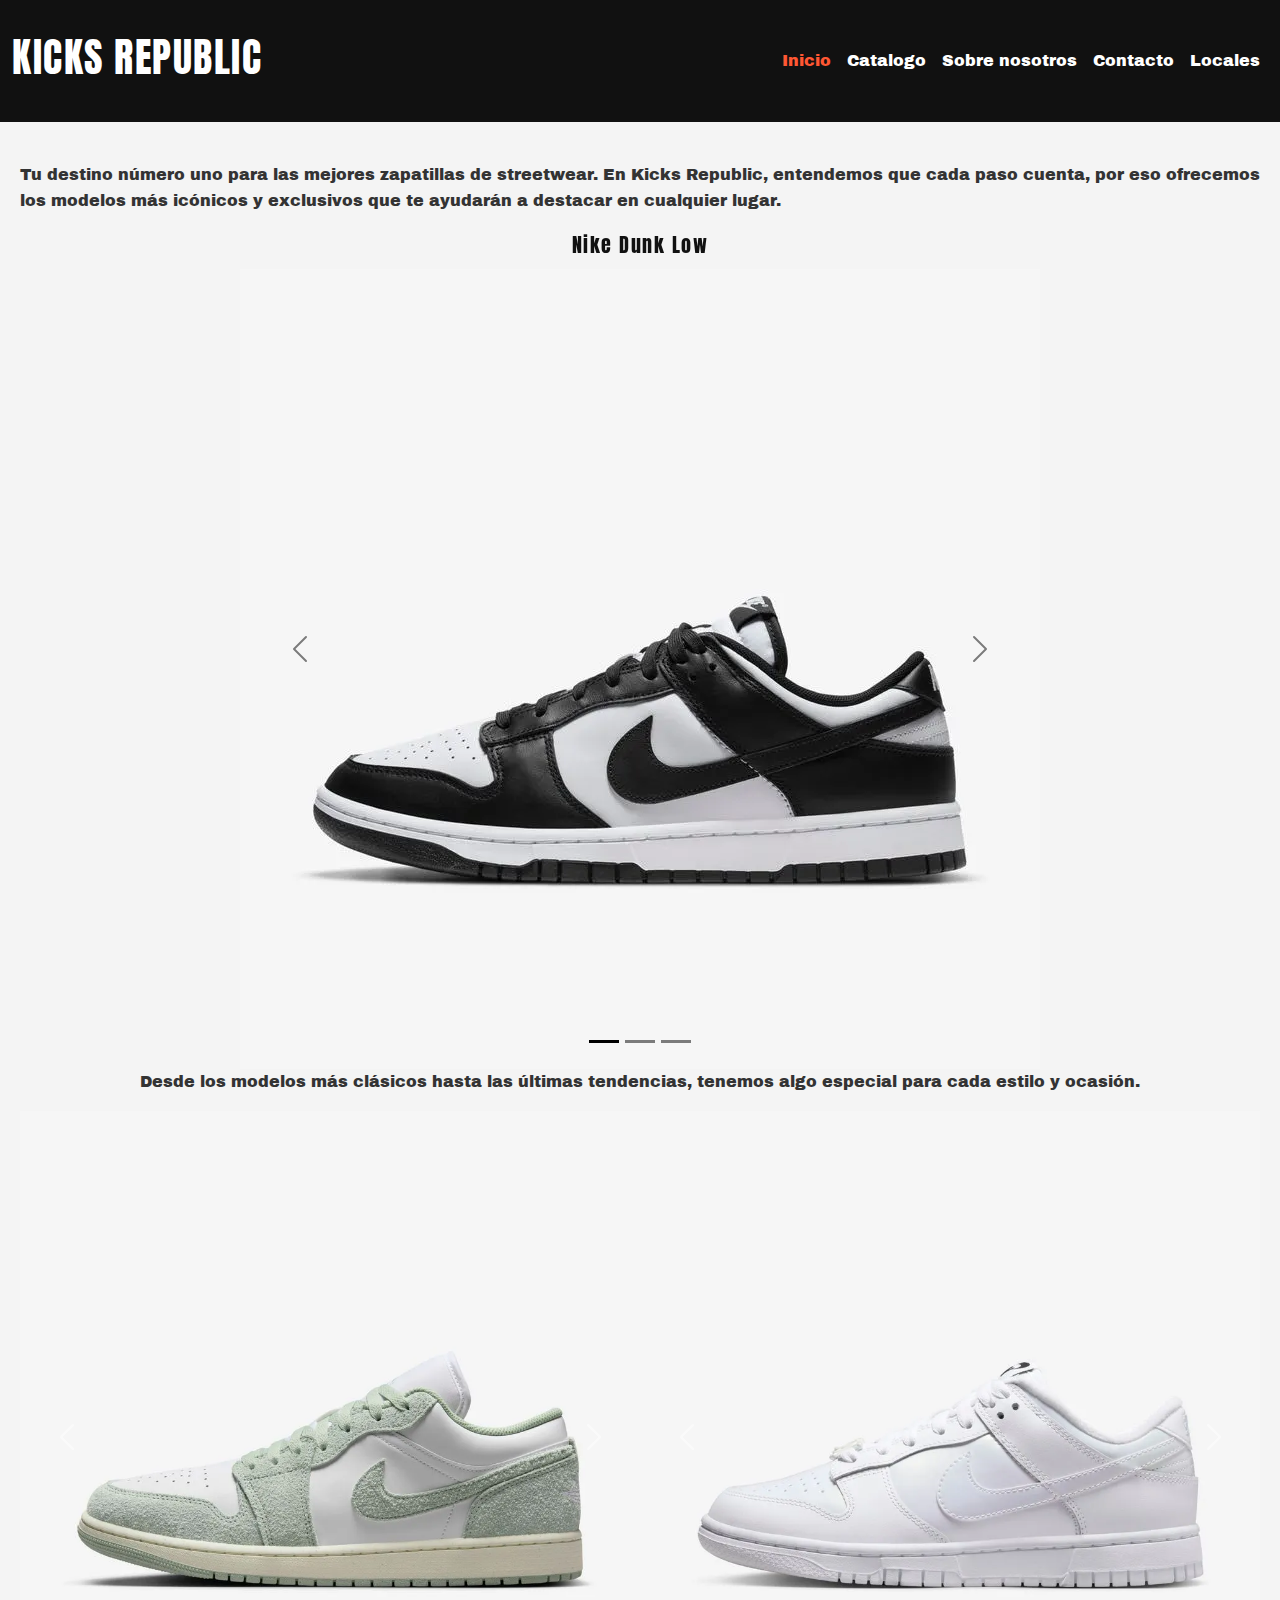
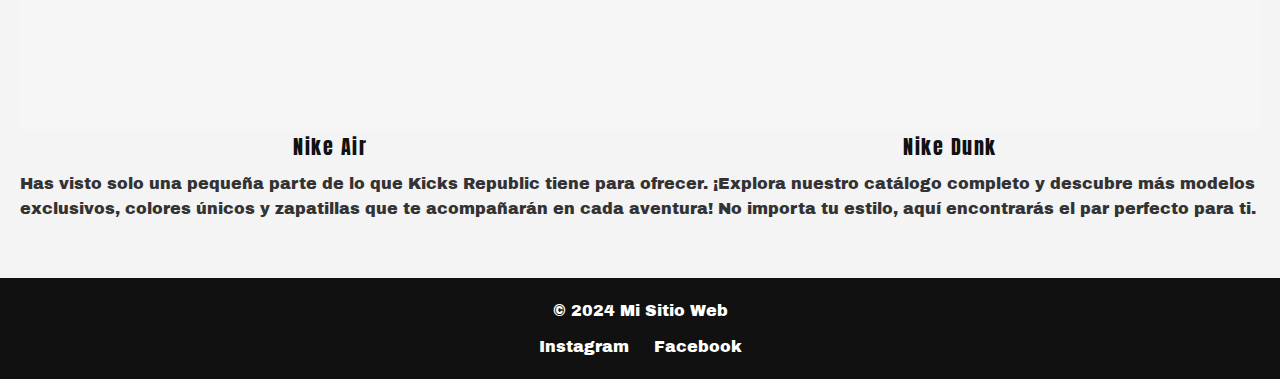
<file: index.html>
<!DOCTYPE html>
<html lang="en">
<head>
    <meta charset="UTF-8">
    <meta name="viewport" content="width=device-width, initial-scale=1.0">
    <title>KICKS REPUBLIC</title>
    <link href="https://cdn.jsdelivr.net/npm/bootstrap@5.3.3/dist/css/bootstrap.min.css" rel="stylesheet" integrity="sha384-QWTKZyjpPEjISv5WaRU9OFeRpok6YctnYmDr5pNlyT2bRjXh0JMhjY6hW+ALEwIH" crossorigin="anonymous">

    <link rel="stylesheet" href="./css/estilos.css">

    <!-- Font -->
    <link rel="preconnect" href="https://fonts.googleapis.com">
    <link rel="preconnect" href="https://fonts.gstatic.com" crossorigin>
    <link href="https://fonts.googleapis.com/css2?family=Anton&family=Archivo+Black&display=swap" rel="stylesheet">
    
</head>
<body>
    <header>
        <!-- <h1>KICKS REPUBLIC</h1></a> -->
        <!-- Barra de navegacion bs-->
        <nav class="navbar navbar-expand-lg bg-color">
            <div class="container-fluid">
              <a class="navbar-brand" href="#"><h1>KICKS REPUBLIC</h1></a>
              <button class="navbar-toggler" type="button" data-bs-toggle="collapse" data-bs-target="#navbarNavAltMarkup" aria-controls="navbarNavAltMarkup" aria-expanded="false" aria-label="Toggle navigation">
                <span class="navbar-toggler-icon"></span>
              </button>
              <div class="collapse navbar-collapse justify-content-end" id="navbarNavAltMarkup">
                <div class="navbar-nav">
                  <a class="nav-link active" aria-current="page" href="#">Inicio</a>
                  <a class="nav-link" href="./pages/catalogo.html">Catalogo</a>
                  <a class="nav-link" href="./pages/sobrenosotros.html">Sobre nosotros</a>
                  <a class="nav-link" href="./pages/contacto.html">Contacto</a>
                  <a class="nav-link" href="./pages/locales.html">Locales</a>
                </div>
              </div>
            </div>
          </nav>

    </header>
    <!-- Contenido principal -->
    <main>

        <p>Tu destino número uno para las mejores zapatillas de streetwear. En Kicks Republic, entendemos que cada paso cuenta, por eso ofrecemos los modelos más icónicos y exclusivos que te ayudarán a destacar en cualquier lugar.</p>

        <div id="carouselExampleCaptions" class="carousel carousel-dark slide">
            <div class="carousel-indicators">
              <button type="button" data-bs-target="#carouselExampleCaptions" data-bs-slide-to="0" class="active" aria-current="true" aria-label="Slide 1"></button>
              <button type="button" data-bs-target="#carouselExampleCaptions" data-bs-slide-to="1" aria-label="Slide 2"></button>
              <button type="button" data-bs-target="#carouselExampleCaptions" data-bs-slide-to="2" aria-label="Slide 3"></button>
            </div>
            <div class="carousel-inner">
              <div class="carousel-item active">
                <h5>Nike Dunk Low</h5>
                <img src="./media/nike2.png" class="d-block w-100" alt="nike-dunk-low">
                <div class="carousel-caption d-none d-md-block">
                  <!-- <h5>Nike Dunk Low</h5> -->
                </div>
              </div>
              <div class="carousel-item">
                <h5>Air Jordan 1 Low SE</h5>
                <img src="./media/nike5.png" class="d-block w-100" alt="jordan1-low">
                <div class="carousel-caption d-none d-md-block">
                  <!-- <h5>Air Jordan 1 Low SE</h5> -->
                </div>
              </div>
              <div class="carousel-item">
                <h5>Nike Blazer Mid '77 Vintage</h5>
                <img src="./media/nike1.png" class="d-block w-100" alt="nike-blazer-mid">
                <div class="carousel-caption d-none d-md-block">
                  <!-- <h5>Nike Blazer Mid '77 Vintage</h5> -->
                </div>
              </div>
            </div>
            <button class="carousel-control-prev" type="button" data-bs-target="#carouselExampleCaptions" data-bs-slide="prev">
              <span class="carousel-control-prev-icon" aria-hidden="true"></span>
              <span class="visually-hidden">Previous</span>
            </button>
            <button class="carousel-control-next" type="button" data-bs-target="#carouselExampleCaptions" data-bs-slide="next">
              <span class="carousel-control-next-icon" aria-hidden="true"></span>
              <span class="visually-hidden">Next</span>
            </button>
          </div>

          <p>Desde los modelos más clásicos hasta las últimas tendencias, tenemos algo especial para cada estilo y ocasión.</p>

          <div class="carouselauto1">
            
            <div>
              <div id="carouselNikeAir" class="carousel slide" data-bs-ride="carousel">
                <div class="carousel-inner">
                  <div class="carousel-item active">
                    <img src="./media/nikeair1.png" class="d-block w-100" alt="nike-air-1">
                  </div>
  
                  <div class="carousel-item">
                    <img src="./media/nikeair2.png" class="d-block w-100" alt="nike-air-2">
                  </div>
                  <div class="carousel-item">
                    <img src="./media/nikeair3.png" class="d-block w-100" alt="nike-air-3">
                  </div>
                </div>
                <button class="carousel-control-prev" type="button" data-bs-target="#carouselNikeAir" data-bs-slide="prev">
                  <span class="carousel-control-prev-icon" aria-hidden="true"></span>
                  <span class="visually-hidden">Previous</span>
                </button>
                <button class="carousel-control-next" type="button" data-bs-target="#carouselNikeAir" data-bs-slide="next">
                  <span class="carousel-control-next-icon" aria-hidden="true"></span>
                  <span class="visually-hidden">Next</span>
                </button>
                <h5>Nike Air</h5>
              </div>
            </div>

            <div>
              <div id="carouselNikeDunk" class="carousel slide" data-bs-ride="carousel">
                <div class="carousel-inner">
                  <div class="carousel-item active">
                    <img src="./media/nikedunk1.png" class="d-block w-100" alt="nike-dunk-1">
                  </div>
                  <div class="carousel-item">
                    <img src="./media/nikedunk2.png" class="d-block w-100" alt="nike-dunk-2">
                  </div>
                  <div class="carousel-item">
                    <img src="./media/nikedunk3.png" class="d-block w-100" alt="nike-dunk-3">
                  </div>
                </div>
                <button class="carousel-control-prev" type="button" data-bs-target="#carouselNikeDunk" data-bs-slide="prev">
                  <span class="carousel-control-prev-icon" aria-hidden="true"></span>
                  <span class="visually-hidden">Previous</span>
                </button>
                <button class="carousel-control-next" type="button" data-bs-target="#carouselNikeDunk" data-bs-slide="next">
                  <span class="carousel-control-next-icon" aria-hidden="true"></span>
                  <span class="visually-hidden">Next</span>
                </button>
                <h5>Nike Dunk</h5>
              </div>
            </div>
  
          </div>

          <p>Has visto solo una pequeña parte de lo que Kicks Republic tiene para ofrecer. ¡Explora nuestro catálogo completo y descubre más modelos exclusivos, colores únicos y zapatillas que te acompañarán en cada aventura! No importa tu estilo, aquí encontrarás el par perfecto para ti.</p>


        
    </main>
    <!-- Pie de pagina -->
    <footer>
        <p>© 2024 Mi Sitio Web</p>
        <a href="https://www.instagram.com/">Instagram</a>
        <a href="https://www.facebook.com/">Facebook</a>
    </footer>

    <!-- Bootstrap JS -->
    <script src="https://cdn.jsdelivr.net/npm/bootstrap@5.3.3/dist/js/bootstrap.bundle.min.js" integrity="sha384-YvpcrYf0tY3lHB60NNkmXc5s9fDVZLESaAA55NDzOxhy9GkcIdslK1eN7N6jIeHz" crossorigin="anonymous"></script>

</body>
</html>
</file>
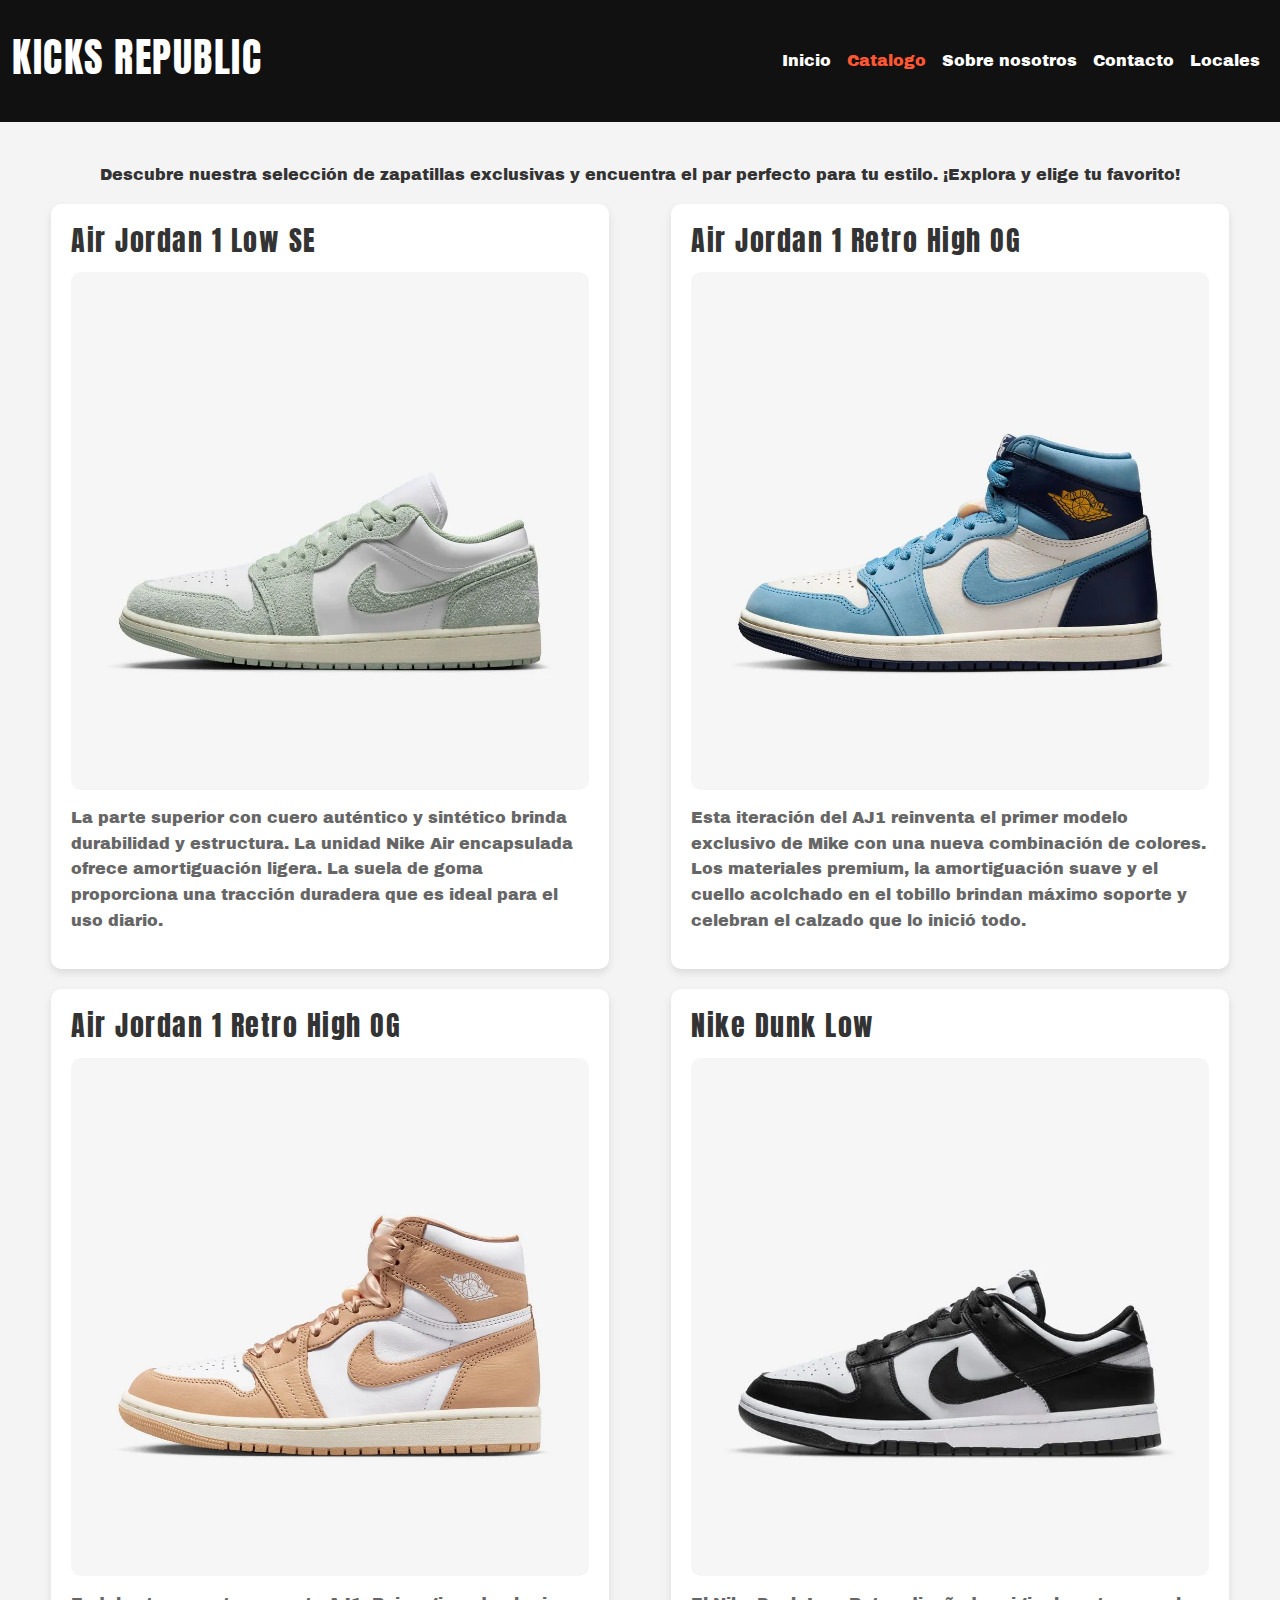
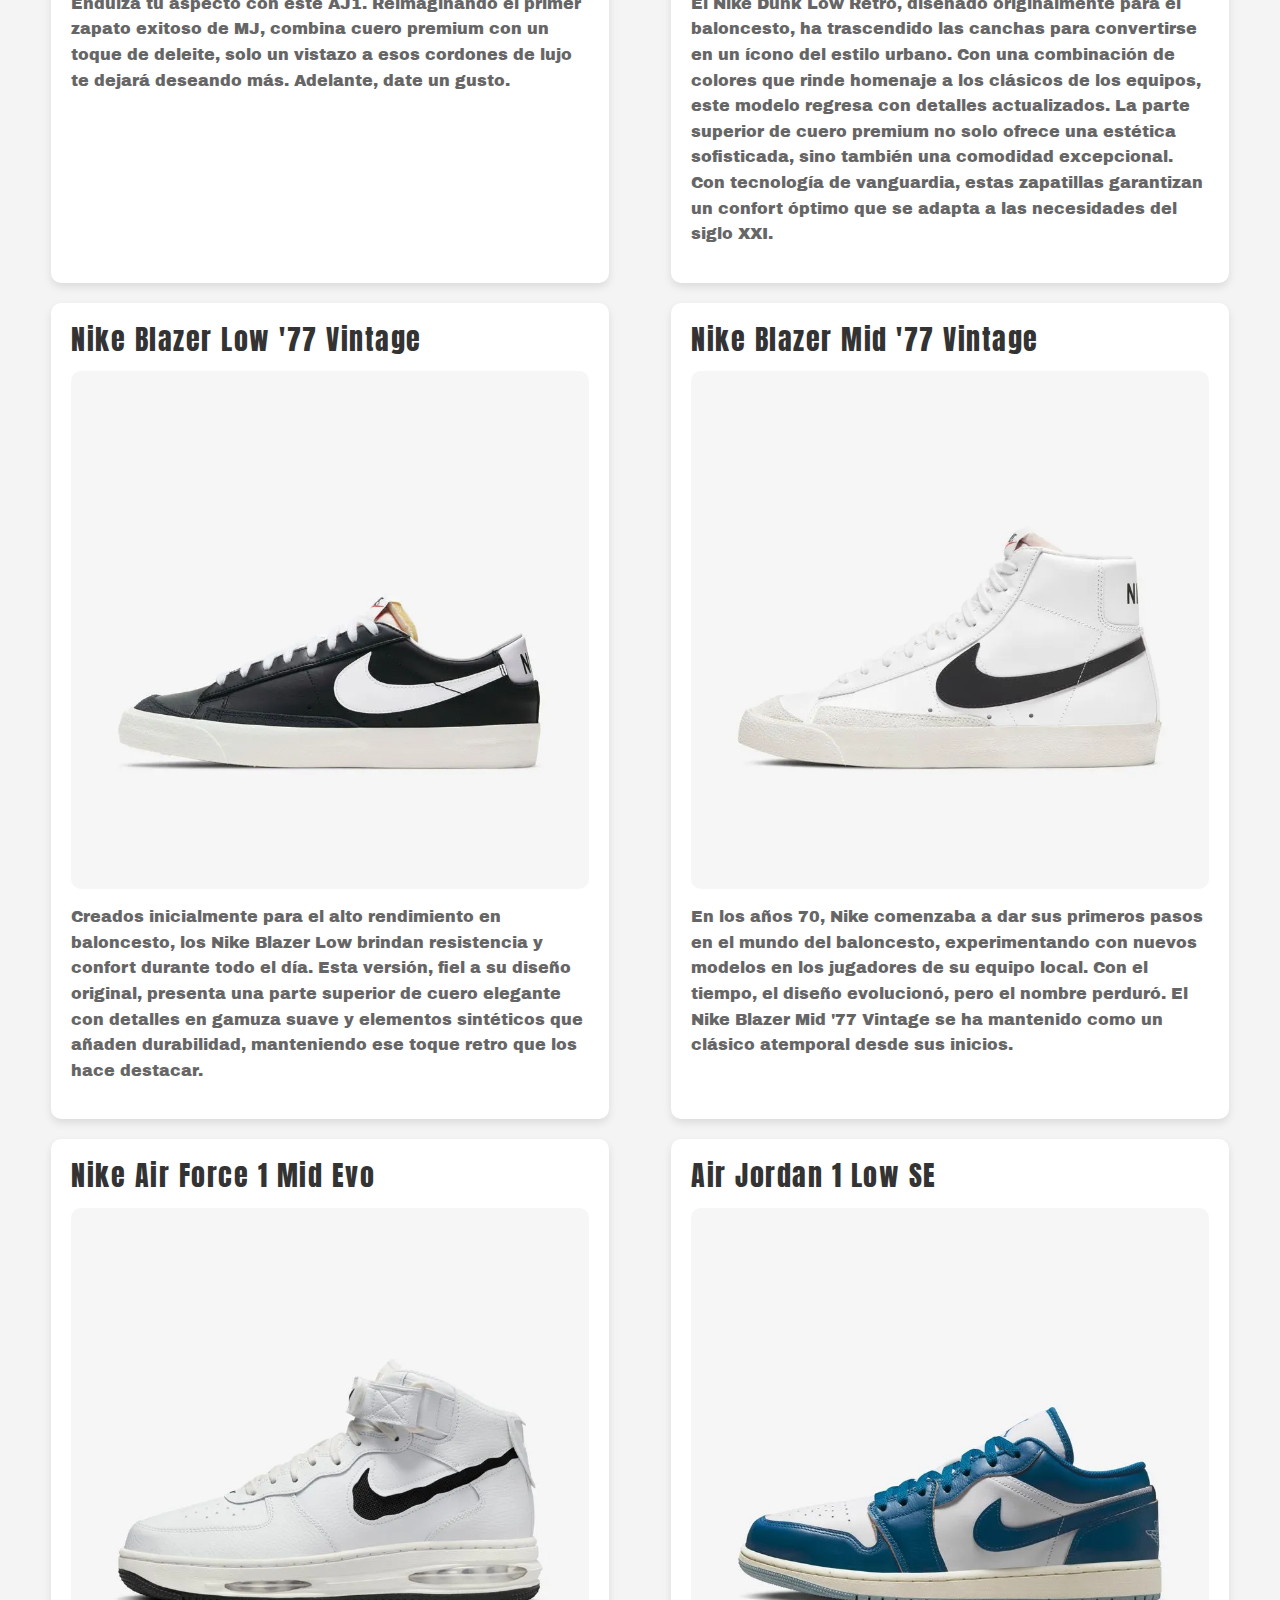
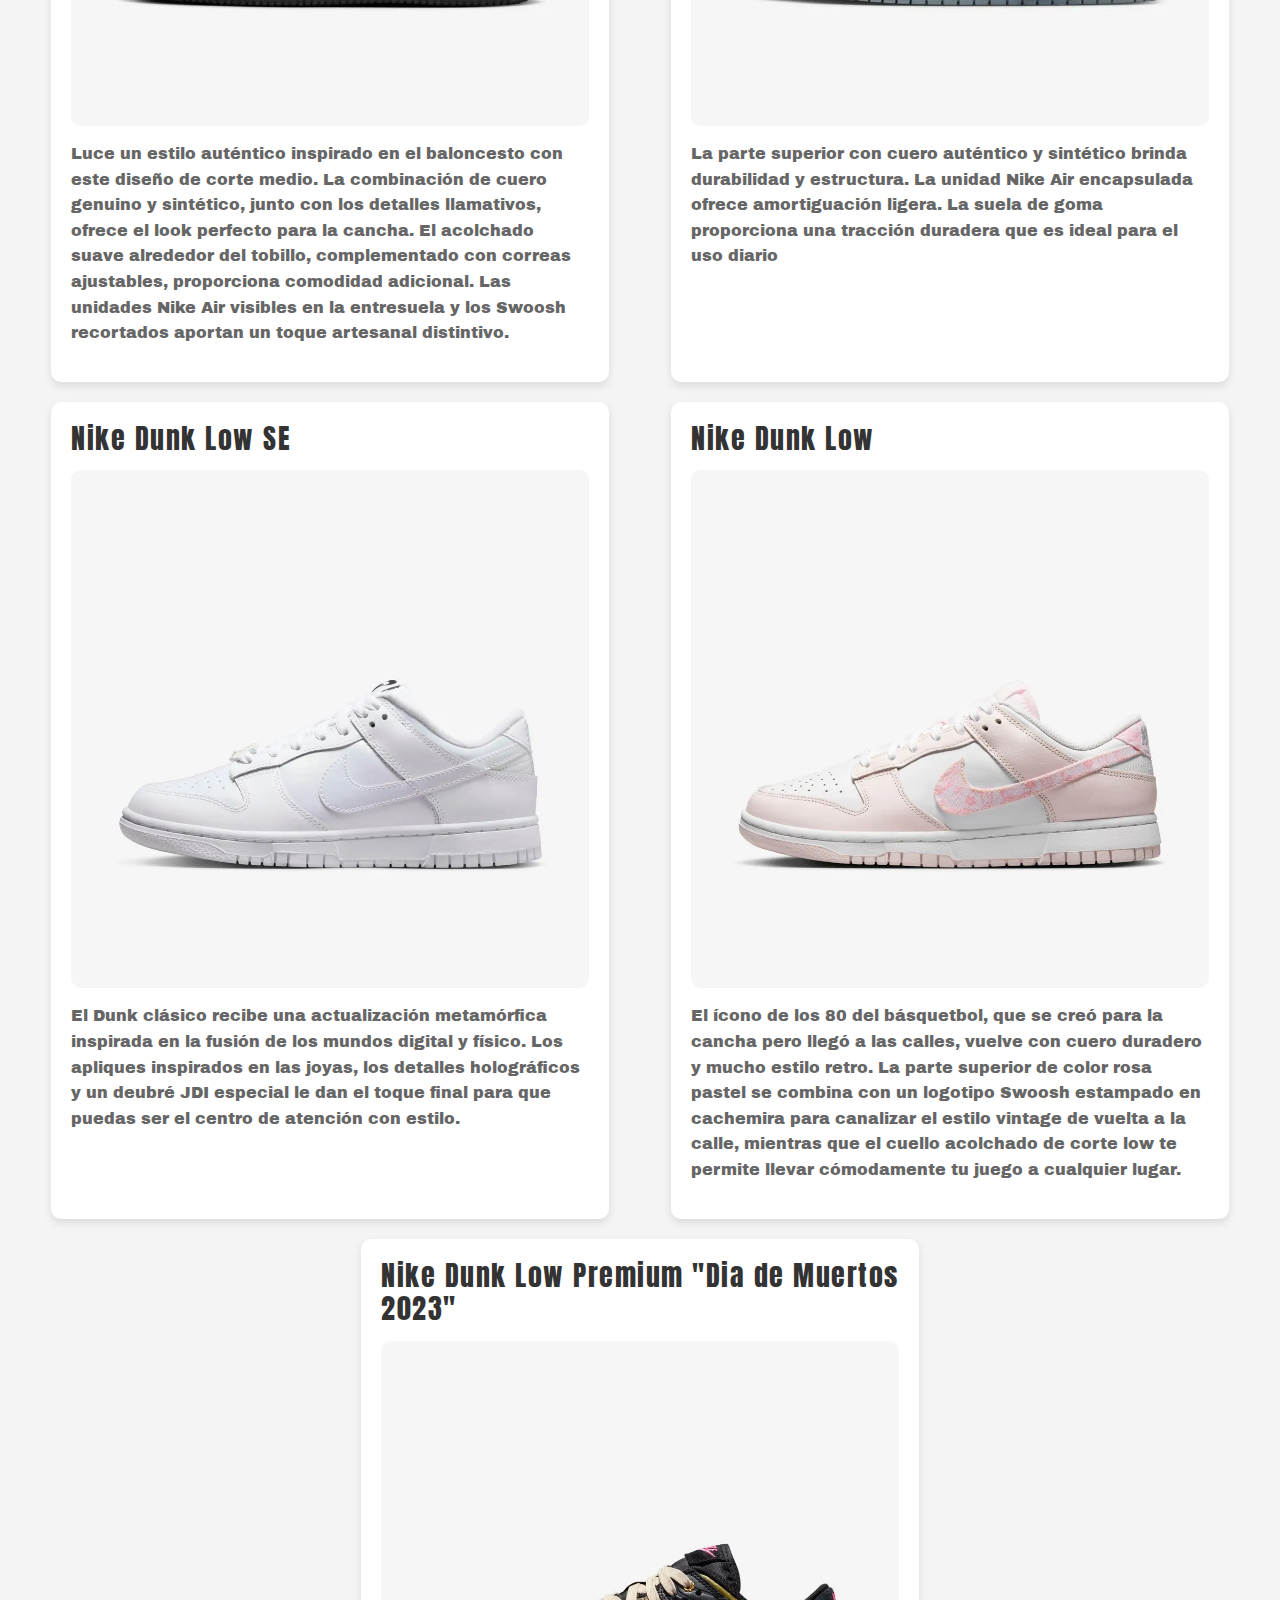
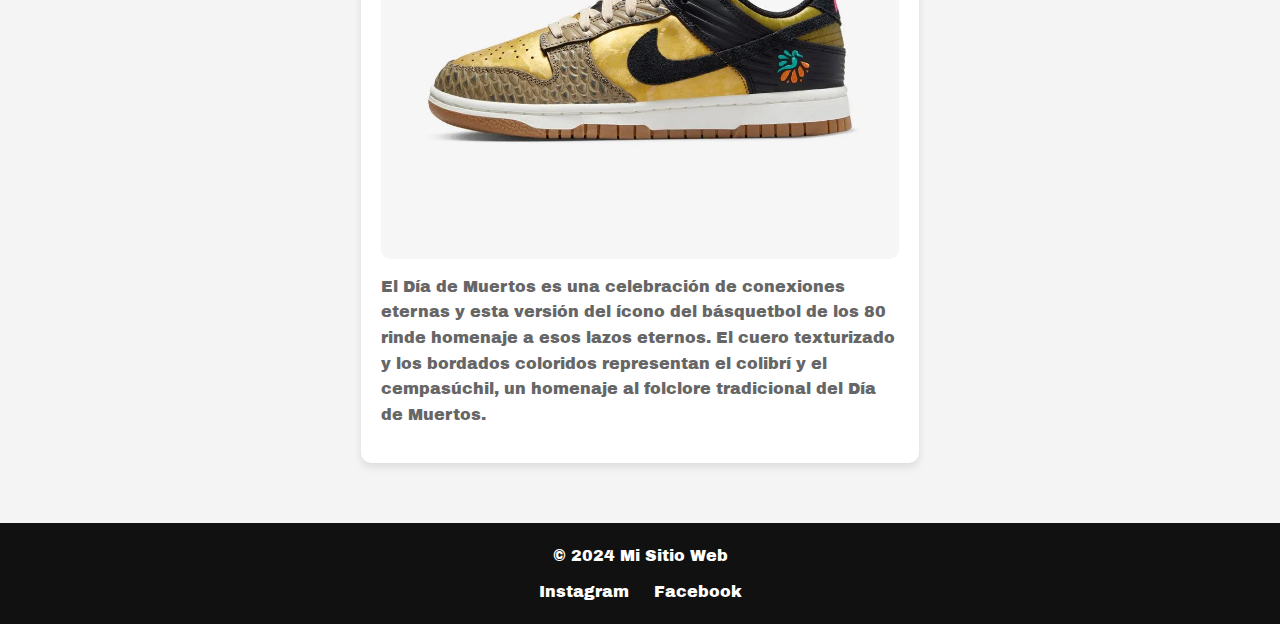
<file: pages/catalogo.html>
<!DOCTYPE html>
<html lang="en">
<head>
    <meta charset="UTF-8">
    <meta name="viewport" content="width=device-width, initial-scale=1.0">
    <title>Catalogo</title>

    <link href="https://cdn.jsdelivr.net/npm/bootstrap@5.3.3/dist/css/bootstrap.min.css" rel="stylesheet" integrity="sha384-QWTKZyjpPEjISv5WaRU9OFeRpok6YctnYmDr5pNlyT2bRjXh0JMhjY6hW+ALEwIH" crossorigin="anonymous">

    <link rel="stylesheet" href="../css/estilos.css">
    <!-- Font -->
    <link rel="preconnect" href="https://fonts.googleapis.com">
    <link rel="preconnect" href="https://fonts.gstatic.com" crossorigin>
    <link href="https://fonts.googleapis.com/css2?family=Anton&family=Archivo+Black&display=swap" rel="stylesheet">
</head>
<body>
    <header>

        <nav class="navbar navbar-expand-lg bg-color">
            <div class="container-fluid">
              <a class="navbar-brand" href="../index.html"><h1>KICKS REPUBLIC</h1></a>
              <button class="navbar-toggler" type="button" data-bs-toggle="collapse" data-bs-target="#navbarNavAltMarkup" aria-controls="navbarNavAltMarkup" aria-expanded="false" aria-label="Toggle navigation">
                <span class="navbar-toggler-icon"></span>
              </button>
              <div class="collapse navbar-collapse justify-content-end" id="navbarNavAltMarkup">
                <div class="navbar-nav">
                  <a class="nav-link" href="../index.html">Inicio</a>
                  <a class="nav-link active" aria-current="page" href="#">Catalogo</a>
                  <a class="nav-link" href="../pages/sobrenosotros.html">Sobre nosotros</a>
                  <a class="nav-link" href="../pages/contacto.html">Contacto</a>
                  <a class="nav-link" href="../pages/locales.html">Locales</a>
                </div>
              </div>
            </div>
        </nav>
    </header>


    
    <main>
        <p class="intro-pages">Descubre nuestra selección de zapatillas exclusivas y encuentra el par perfecto para tu estilo. ¡Explora y elige tu favorito!</p>
        <section class="img-container">
          <h2>Air Jordan 1 Low SE</h2>
          <img src="../media/nikeair1.png" alt="nike-air-1">
          <p>La parte superior con cuero auténtico y sintético brinda durabilidad y estructura. La unidad Nike Air encapsulada ofrece amortiguación ligera. La suela de goma proporciona una tracción duradera que es ideal para el uso diario.</p>
        </section>
        <section class="img-container">
          <h2>Air Jordan 1 Retro High OG</h2>
          <img src="../media/nikeair2.png" alt="nike-air-2">
          <p>Esta iteración del AJ1 reinventa el primer modelo exclusivo de Mike con una nueva combinación de colores. Los materiales premium, la amortiguación suave y el cuello acolchado en el tobillo brindan máximo soporte y celebran el calzado que lo inició todo.</p>
        </section>
        <section class="img-container">
          <h2>Air Jordan 1 Retro High OG</h2>
          <img src="../media/nikeair3.png" alt="nike-air-3">
          <p>Endulza tu aspecto con este AJ1. Reimaginando el primer zapato exitoso de MJ, combina cuero premium con un toque de deleite, solo un vistazo a esos cordones de lujo te dejará deseando más. Adelante, date un gusto.</p>
        </section>
        <section class="img-container">
          <h2>Nike Dunk Low</h2>
          <img src="../media/nike2.png" alt="nike-dunk-low">
          <p>El Nike Dunk Low Retro, diseñado originalmente para el baloncesto, ha trascendido las canchas para convertirse en un ícono del estilo urbano. Con una combinación de colores que rinde homenaje a los clásicos de los equipos, este modelo regresa con detalles actualizados. La parte superior de cuero premium no solo ofrece una estética sofisticada, sino también una comodidad excepcional. Con tecnología de vanguardia, estas zapatillas garantizan un confort óptimo que se adapta a las necesidades del siglo XXI.</p>
        </section>
        <section class="img-container">
          <h2>Nike Blazer Low '77 Vintage</h2>
          <img src="../media/nike4.png" alt="nike-blazer-low">
          <p>Creados inicialmente para el alto rendimiento en baloncesto, los Nike Blazer Low brindan resistencia y confort durante todo el día. Esta versión, fiel a su diseño original, presenta una parte superior de cuero elegante con detalles en gamuza suave y elementos sintéticos que añaden durabilidad, manteniendo ese toque retro que los hace destacar.</p>
        </section>
        <section class="img-container">
          <h2>Nike Blazer Mid '77 Vintage</h2>
          <img src="../media/nike1.png" alt="nike-blazer-mid">
          <p>En los años 70, Nike comenzaba a dar sus primeros pasos en el mundo del baloncesto, experimentando con nuevos modelos en los jugadores de su equipo local. Con el tiempo, el diseño evolucionó, pero el nombre perduró. El Nike Blazer Mid '77 Vintage se ha mantenido como un clásico atemporal desde sus inicios.</p>
        </section>
        <section class="img-container">
          <h2>Nike Air Force 1 Mid Evo</h2>
          <img src="../media/nike3.png" alt="nike-airforce-mid">
          <p>Luce un estilo auténtico inspirado en el baloncesto con este diseño de corte medio. La combinación de cuero genuino y sintético, junto con los detalles llamativos, ofrece el look perfecto para la cancha. El acolchado suave alrededor del tobillo, complementado con correas ajustables, proporciona comodidad adicional. Las unidades Nike Air visibles en la entresuela y los Swoosh recortados aportan un toque artesanal distintivo.</p>
        </section>
        <section class="img-container">
          <h2>Air Jordan 1 Low SE</h2>
          <img src="../media/nike5.png" alt="jordan1-low">
          <p>La parte superior con cuero auténtico y sintético brinda durabilidad y estructura.  La unidad Nike Air encapsulada ofrece amortiguación ligera. La suela de goma proporciona una tracción duradera que es ideal para el uso diario</p>
        </section>
        <section class="img-container">
          <h2>Nike Dunk Low SE</h2>
          <img src="../media/nikedunk1.png" alt="nike-dunk-1">
          <p>El Dunk clásico recibe una actualización metamórfica inspirada en la fusión de los mundos digital y físico. Los apliques inspirados en las joyas, los detalles holográficos y un deubré JDI especial le dan el toque final para que puedas ser el centro de atención con estilo.</p>
        </section>
        <section class="img-container">
          <h2>Nike Dunk Low</h2>
          <img src="../media/nikedunk2.png" alt="nik-edunk-2">
          <p>El ícono de los 80 del básquetbol, que se creó para la cancha pero llegó a las calles, vuelve con cuero duradero y mucho estilo retro. La parte superior de color rosa pastel se combina con un logotipo Swoosh estampado en cachemira para canalizar el estilo vintage de vuelta a la calle, mientras que el cuello acolchado de corte low te permite llevar cómodamente tu juego a cualquier lugar.</p>
        </section>
        <section class="img-container">
          <h2>Nike Dunk Low Premium "Dia de Muertos 2023"</h2>
          <img src="../media/nikedunk3.png" alt="nike-dunk-3">
          <p>El Día de Muertos es una celebración de conexiones eternas y esta versión del ícono del básquetbol de los 80 rinde homenaje a esos lazos eternos. El cuero texturizado y los bordados coloridos representan el colibrí y el cempasúchil, un homenaje al folclore tradicional del Día de Muertos.</p>
        </section>

    </main>
    <footer>
      <p>© 2024 Mi Sitio Web</p>
      <a href="https://www.instagram.com/">Instagram</a>
      <a href="https://www.facebook.com/">Facebook</a>
    </footer>
    <script src="https://cdn.jsdelivr.net/npm/bootstrap@5.3.3/dist/js/bootstrap.bundle.min.js" integrity="sha384-YvpcrYf0tY3lHB60NNkmXc5s9fDVZLESaAA55NDzOxhy9GkcIdslK1eN7N6jIeHz" crossorigin="anonymous"></script>
</body>
</html>
</file>
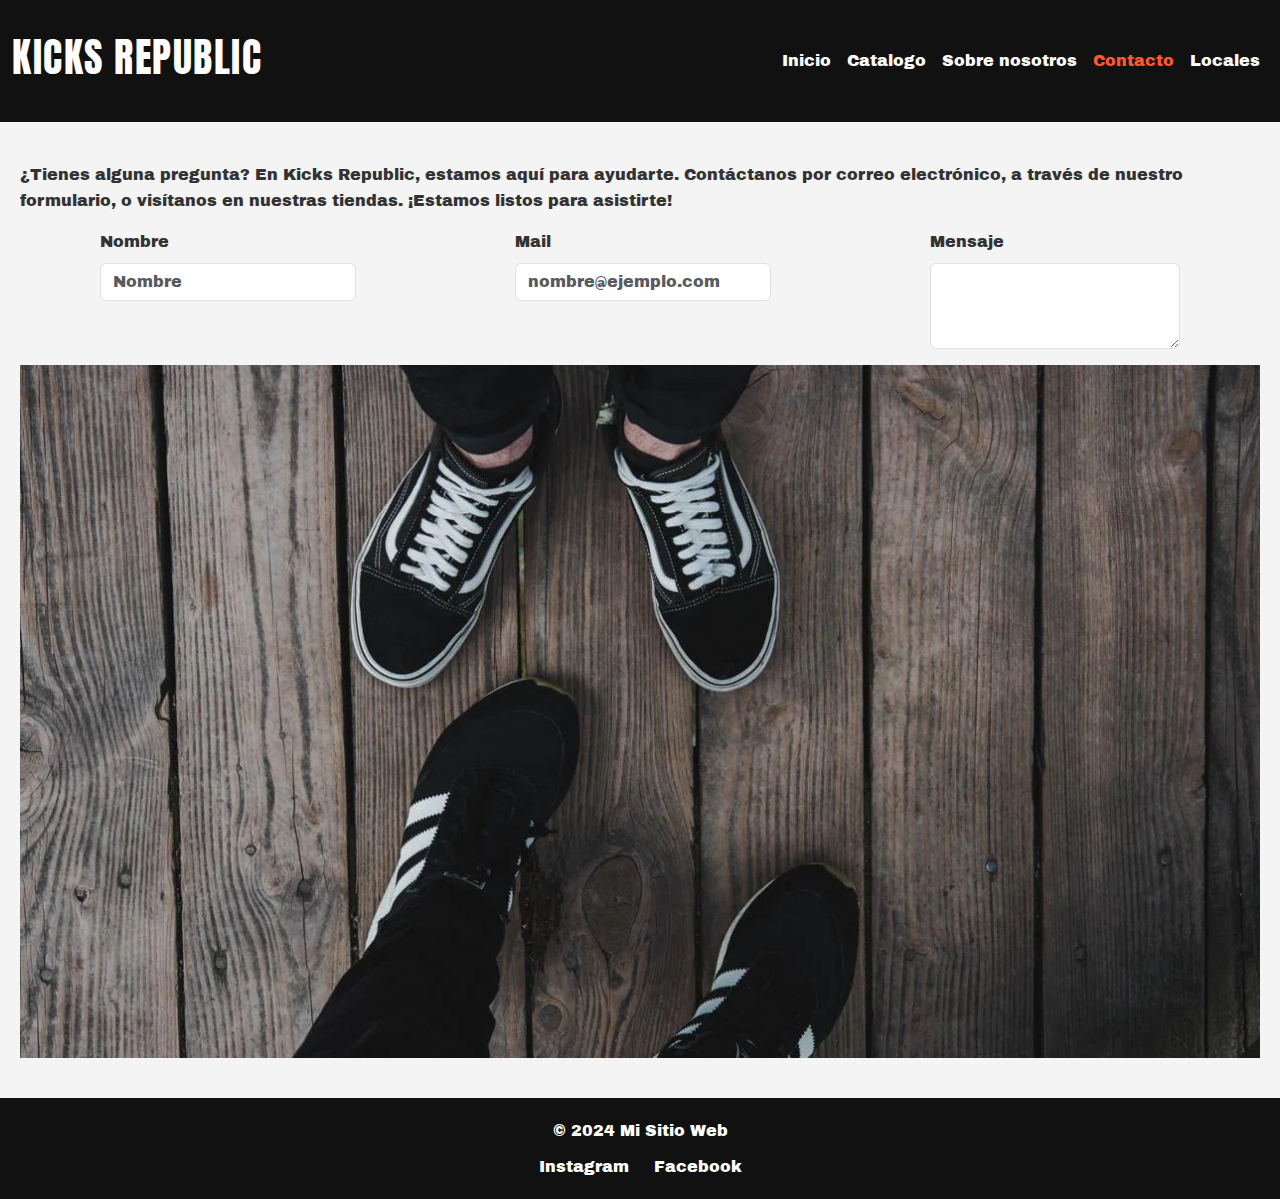
<file: pages/contacto.html>
<!DOCTYPE html>
<html lang="en">
<head>
    <meta charset="UTF-8">
    <meta name="viewport" content="width=device-width, initial-scale=1.0">
    <title>Contacto</title>
    <link href="https://cdn.jsdelivr.net/npm/bootstrap@5.3.3/dist/css/bootstrap.min.css" rel="stylesheet" integrity="sha384-QWTKZyjpPEjISv5WaRU9OFeRpok6YctnYmDr5pNlyT2bRjXh0JMhjY6hW+ALEwIH" crossorigin="anonymous">

    <link rel="stylesheet" href="..//css/estilos.css">
    <!-- Font -->
    <link rel="preconnect" href="https://fonts.googleapis.com">
    <link rel="preconnect" href="https://fonts.gstatic.com" crossorigin>
    <link href="https://fonts.googleapis.com/css2?family=Anton&family=Archivo+Black&display=swap" rel="stylesheet">
</head>
<body>

    <!-- Barra de navegacion -->
    <header>

        <nav class="navbar navbar-expand-lg bg-color">
            <div class="container-fluid">
              <a class="navbar-brand" href="../index.html"><h1>KICKS REPUBLIC</h1></a>
              <button class="navbar-toggler" type="button" data-bs-toggle="collapse" data-bs-target="#navbarNavAltMarkup" aria-controls="navbarNavAltMarkup" aria-expanded="false" aria-label="Toggle navigation">
                <span class="navbar-toggler-icon"></span>
              </button>
              <div class="collapse navbar-collapse justify-content-end" id="navbarNavAltMarkup">
                <div class="navbar-nav">
                  <a class="nav-link" href="../index.html">Inicio</a>
                  <a class="nav-link" href="../pages/catalogo.html">Catalogo</a>
                  <a class="nav-link" href="../pages/sobrenosotros.html">Sobre nosotros</a>
                  <a class="nav-link active" aria-current="page" href="#">Contacto</a>
                  <a class="nav-link" href="../pages/locales.html">Locales</a>
                </div>
              </div>
            </div>
        </nav>
         
    </header>

    <main>

        <p>¿Tienes alguna pregunta? En Kicks Republic, estamos aquí para ayudarte. Contáctanos por correo electrónico, a través de nuestro formulario, o visítanos en nuestras tiendas. ¡Estamos listos para asistirte!</p>

        
         <!-- Formulario -->

             <div class="mb-3">
              <label for="exampleFormControlInput1" class="form-label">Nombre</label>
              <input type="text" class="form-control borde-form" id="exampleFormControlInput1" placeholder="Nombre">
            </div>
             <div class="mb-3">
              <label for="exampleFormControlInput1" class="form-label">Mail</label>
              <input type="email" class="form-control borde-form" id="exampleFormControlInput1" placeholder="nombre@ejemplo.com">
            </div>
            <div class="mb-3">
              <label for="exampleFormControlTextarea1" class="form-label">Mensaje</label>
              <textarea class="form-control borde-form" id="exampleFormControlTextarea1" rows="3"></textarea>
            </div>

        </form>

        <div class="contenedor-contacto">
          <img src="../media/contacto.png" alt="contacto" class="contacto">
        </div>

     </main>

    <footer>
        <p>© 2024 Mi Sitio Web</p>
        <a href="https://www.instagram.com/">Instagram</a>
        <a href="https://www.facebook.com/">Facebook</a>
    </footer>

    <script src="https://cdn.jsdelivr.net/npm/bootstrap@5.3.3/dist/js/bootstrap.bundle.min.js" integrity="sha384-YvpcrYf0tY3lHB60NNkmXc5s9fDVZLESaAA55NDzOxhy9GkcIdslK1eN7N6jIeHz" crossorigin="anonymous"></script>
</body>
</html>
</file>
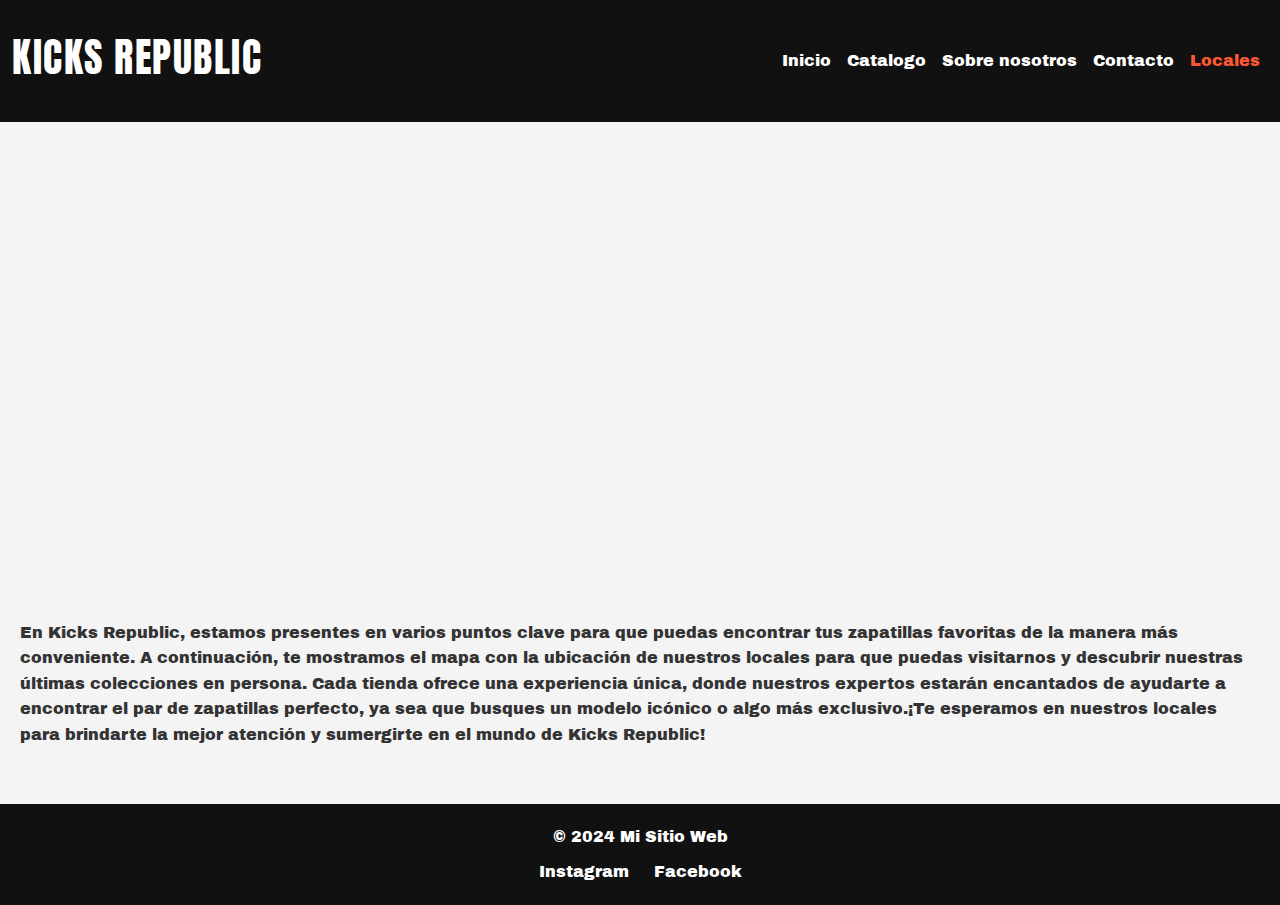
<file: pages/locales.html>
<!DOCTYPE html>
<html lang="en">
<head>
    <meta charset="UTF-8">
    <meta name="viewport" content="width=device-width, initial-scale=1.0">
    <title>Locales</title>
    <link href="https://cdn.jsdelivr.net/npm/bootstrap@5.3.3/dist/css/bootstrap.min.css" rel="stylesheet" integrity="sha384-QWTKZyjpPEjISv5WaRU9OFeRpok6YctnYmDr5pNlyT2bRjXh0JMhjY6hW+ALEwIH" crossorigin="anonymous">

    <link rel="stylesheet" href="../css/estilos.css">
    <!-- Font -->
    <link rel="preconnect" href="https://fonts.googleapis.com">
    <link rel="preconnect" href="https://fonts.gstatic.com" crossorigin>
    <link href="https://fonts.googleapis.com/css2?family=Anton&family=Archivo+Black&display=swap" rel="stylesheet">
</head>
<body>

    <!-- Barra de navegacion -->
    <header>

        <nav class="navbar navbar-expand-lg bg-color">
            <div class="container-fluid">
              <a class="navbar-brand" href="../index.html"><h1>KICKS REPUBLIC</h1></a>
              <button class="navbar-toggler" type="button" data-bs-toggle="collapse" data-bs-target="#navbarNavAltMarkup" aria-controls="navbarNavAltMarkup" aria-expanded="false" aria-label="Toggle navigation">
                <span class="navbar-toggler-icon"></span>
              </button>
              <div class="collapse navbar-collapse justify-content-end" id="navbarNavAltMarkup">
                <div class="navbar-nav">
                  <a class="nav-link" href="../index.html">Inicio</a>
                  <a class="nav-link" href="../pages/catalogo.html">Catalogo</a>
                  <a class="nav-link" href="../pages/sobrenosotros.html">Sobre nosotros</a>
                  <a class="nav-link" href="../pages/contacto.html">Contacto</a>
                  <a class="nav-link active" aria-current ="page" href="#">Locales</a>
                </div>
              </div>
            </div>
        </nav>

    </header>

    <main>
      <div class="mapa">
        <iframe src="https://www.google.com/maps/embed?pb=!1m18!1m12!1m3!1d3341.603415571001!2d-64.3658154241664!3d-33.11950858064065!2m3!1f0!2f0!3f0!3m2!1i1024!2i768!4f13.1!3m3!1m2!1s0x95d20041a8b14cf3%3A0xc7b07b44b1c19e34!2zU2FuIE1hcnTDrW4gMTM0MiwgWDU4MDYgUsOtbyBDdWFydG8sIEPDs3Jkb2Jh!5e0!3m2!1ses!2sar!4v1726265591086!5m2!1ses!2sar" width="600" height="450" style="border:0;" allowfullscreen="" loading="lazy" referrerpolicy="no-referrer-when-downgrade" frameborder="0"></iframe>
      </div>


      <p>En Kicks Republic, estamos presentes en varios puntos clave para que puedas encontrar tus zapatillas favoritas de la manera más conveniente. A continuación, te mostramos el mapa con la ubicación de nuestros locales para que puedas visitarnos y descubrir nuestras últimas colecciones en persona. Cada tienda ofrece una experiencia única, donde nuestros expertos estarán encantados de ayudarte a encontrar el par de zapatillas perfecto, ya sea que busques un modelo icónico o algo más exclusivo.¡Te esperamos en nuestros locales para brindarte la mejor atención y sumergirte en el mundo de Kicks Republic!</p>


     </main>

    <footer>
        <p>© 2024 Mi Sitio Web</p>
        <a href="https://www.instagram.com/">Instagram</a>
        <a href="https://www.facebook.com/">Facebook</a>
    </footer>
    <script src="https://cdn.jsdelivr.net/npm/bootstrap@5.3.3/dist/js/bootstrap.bundle.min.js" integrity="sha384-YvpcrYf0tY3lHB60NNkmXc5s9fDVZLESaAA55NDzOxhy9GkcIdslK1eN7N6jIeHz" crossorigin="anonymous"></script>


</body>
</html>
</file>
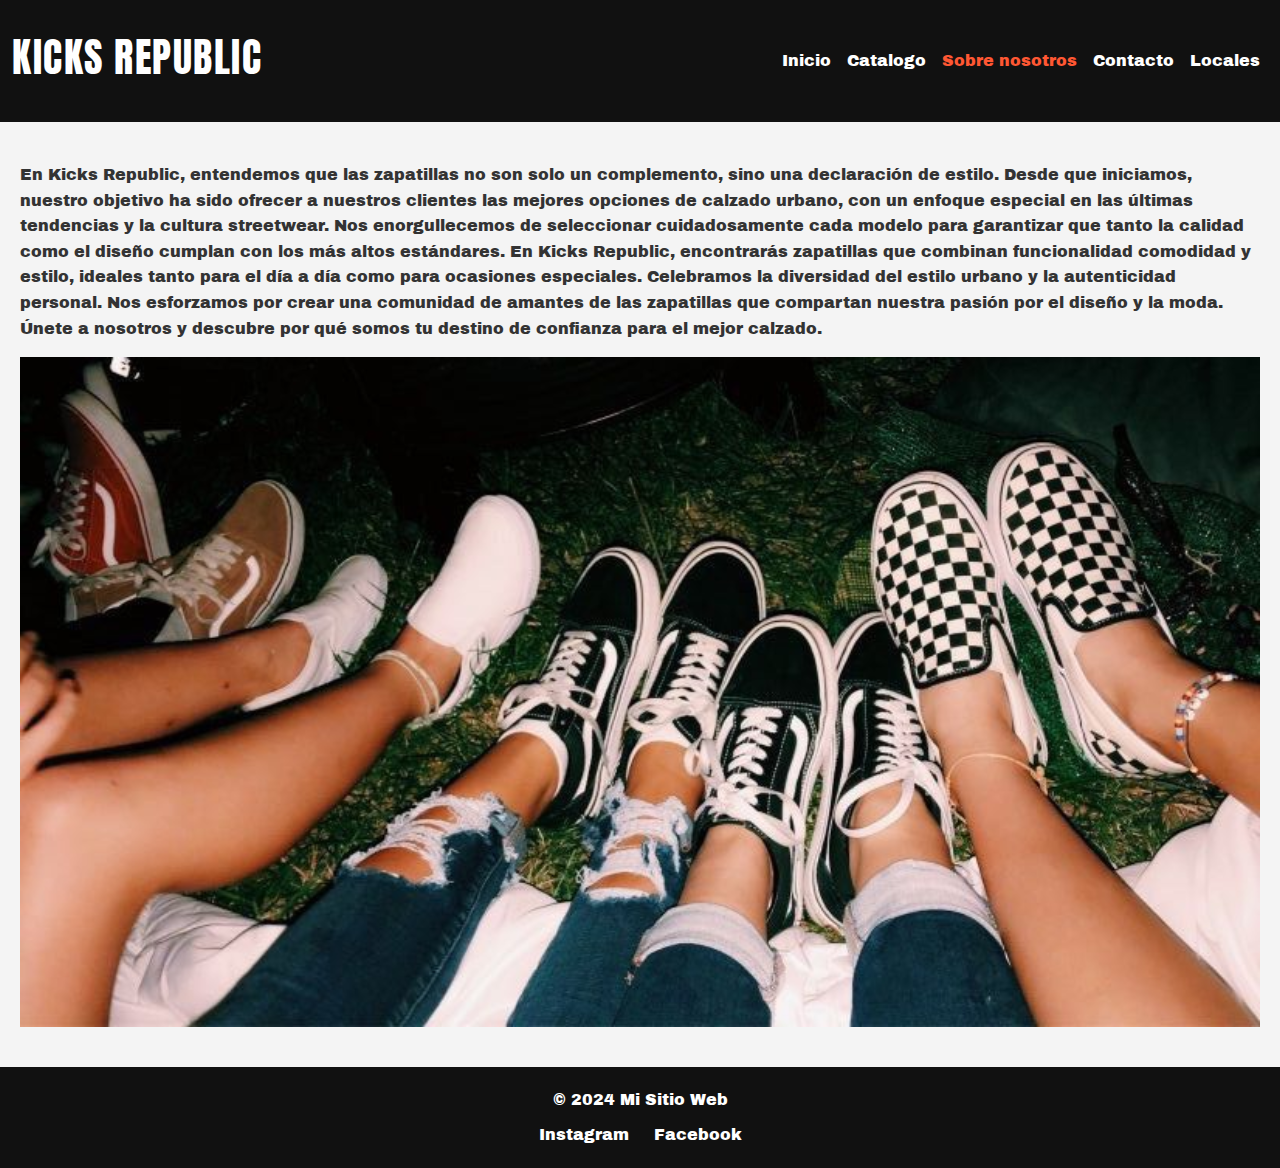
<file: pages/sobrenosotros.html>
<!DOCTYPE html>
<html lang="en">
<head>
    <meta charset="UTF-8">
    <meta name="viewport" content="width=device-width, initial-scale=1.0">
    <title>Sobre nosotros</title>
    <link href="https://cdn.jsdelivr.net/npm/bootstrap@5.3.3/dist/css/bootstrap.min.css" rel="stylesheet" integrity="sha384-QWTKZyjpPEjISv5WaRU9OFeRpok6YctnYmDr5pNlyT2bRjXh0JMhjY6hW+ALEwIH" crossorigin="anonymous">

    <link rel="stylesheet" href="../css/estilos.css">
    <!-- Font -->
    <link rel="preconnect" href="https://fonts.googleapis.com">
    <link rel="preconnect" href="https://fonts.gstatic.com" crossorigin>
    <link href="https://fonts.googleapis.com/css2?family=Anton&family=Archivo+Black&display=swap" rel="stylesheet">
</head>
<body>

    <!-- Barra de navegacion -->
    <header>
        
        <nav class="navbar navbar-expand-lg bg-color">
            <div class="container-fluid">
              <a class="navbar-brand" href="../index.html"><h1>KICKS REPUBLIC</h1></a>
              <button class="navbar-toggler" type="button" data-bs-toggle="collapse" data-bs-target="#navbarNavAltMarkup" aria-controls="navbarNavAltMarkup" aria-expanded="false" aria-label="Toggle navigation">
                <span class="navbar-toggler-icon"></span>
              </button>
              <div class="collapse navbar-collapse justify-content-end" id="navbarNavAltMarkup">
                <div class="navbar-nav">
                  <a class="nav-link" href="../index.html">Inicio</a>
                  <a class="nav-link" href="../pages/catalogo.html">Catalogo</a>
                  <a class="nav-link active" aria-current="page" href="#">Sobre nosotros</a>
                  <a class="nav-link" href="../pages/contacto.html">Contacto</a>
                  <a class="nav-link" href="../pages/locales.html">Locales</a>
                </div>
              </div>
            </div>
        </nav>

    </header>

    
    <main>
        <p>En Kicks Republic, entendemos que las zapatillas no son solo un complemento, sino una declaración de estilo. Desde que iniciamos, nuestro objetivo ha sido ofrecer a nuestros clientes las mejores opciones de calzado urbano, con un enfoque especial en las últimas tendencias y la cultura streetwear. Nos enorgullecemos de seleccionar cuidadosamente cada modelo para garantizar que tanto la calidad como el diseño cumplan con los más altos estándares. En Kicks Republic, encontrarás zapatillas que combinan funcionalidad comodidad y estilo, ideales tanto para el día a día como para ocasiones especiales. 
        Celebramos la diversidad del estilo urbano y la autenticidad personal. Nos esforzamos por crear una comunidad de amantes de las zapatillas que compartan nuestra pasión por el diseño y la moda. Únete a nosotros y descubre por qué somos tu destino de confianza para el mejor calzado.</p>
        
        <img src="../media/sobrenosotros.png" alt="sobrenosotros" class="sobrenosotros">
    </main>

    <footer>
        <p>© 2024 Mi Sitio Web</p>
        <a href="https://www.instagram.com/">Instagram</a>
        <a href="https://www.facebook.com/">Facebook</a>
    </footer>
    <script src="https://cdn.jsdelivr.net/npm/bootstrap@5.3.3/dist/js/bootstrap.bundle.min.js" integrity="sha384-YvpcrYf0tY3lHB60NNkmXc5s9fDVZLESaAA55NDzOxhy9GkcIdslK1eN7N6jIeHz" crossorigin="anonymous"></script>

</body>
</html>
</file>
<file: css/estilos.css>
* {
  margin: 0;
  padding: 0;
  box-sizing: border-box;
}

body {
  font-family: "Archivo Black", sans-serif;
  background-color: #f4f4f4;
  color: #333;
  line-height: 1.6;
}
body h1, body h2 {
  font-family: "Anton", sans-serif;
  letter-spacing: 1.5px;
}
body img {
  max-width: 100%;
  height: auto;
  display: block;
}

header {
  background-color: #111;
  color: white;
  padding: 20px 0;
  text-align: center;
}
header .bg-color {
  background-color: #111;
}
header .bg-color a {
  color: white;
}
header .bg-color a:hover {
  color: #ff5733;
}
header .navbar .nav-link.active {
  color: #ff5733;
}

footer {
  background-color: #111;
  color: white;
  text-align: center;
  padding: 20px 0;
}
footer p {
  margin-bottom: 10px;
}
footer a {
  color: white;
  margin: 0 10px;
  text-decoration: none;
}
footer a:hover {
  color: #ff5733;
}

main .carouselauto1 {
  display: flex;
  flex-direction: row;
  justify-content: space-around;
  text-align: center;
}
main div h5 {
  color: #111;
  font-family: "Anton", sans-serif;
  letter-spacing: 1.5px;
  line-height: 1.6;
  text-align: center;
}

main {
  padding: 40px 20px;
  display: flex;
  flex-wrap: wrap;
  justify-content: space-around;
}
main section {
  display: inline-block;
  transition: transform 0.3s ease;
  overflow: hidden;
  background-color: white;
  padding: 20px;
  border-radius: 10px;
  width: 45%;
  margin-bottom: 20px;
  box-shadow: 0 4px 8px rgba(0, 0, 0, 0.1);
  transition: transform 0.3s ease;
}
main section h2 {
  margin-bottom: 15px;
  font-size: 28px;
}
main section img {
  border-radius: 10px;
  margin-bottom: 15px;
}
main section p {
  font-size: 16px;
  color: #666;
}
main .img-container:hover {
  transform: scale(1.05);
}
main .img-container:hover img {
  width: 100%;
  display: block;
  transition: transform 0.3s ease;
}

.sobrenosotros, .contenedor-contacto .contacto {
  display: block;
  margin-left: auto;
  margin-right: auto;
  height: auto;
  width: 100%;
}

.borde-form:focus {
  border-color: #ff5733;
  box-shadow: 0 0 0 0.25rem rgba(255, 86, 34, 0.7);
  outline: none;
}

.contenedor-contacto {
  width: 100%;
}
@media (max-width: 500px) {
  header {
    flex-direction: row;
    align-items: center;
  }
  main {
    display: flex;
    flex-direction: column;
    align-content: center;
  }
  main .carouselauto1 {
    flex-direction: column;
  }
  main section {
    width: 95%;
  }
  main .mapa {
    position: relative;
    width: 100%;
    padding-bottom: 56.25%;
    height: 0;
    overflow: hidden;
  }
  main .mapa iframe {
    position: absolute;
    top: 0;
    left: 0;
    width: 100%;
    height: 100%;
    border: 0;
  }
  .sobrenosotros, .contenedor-contacto .contacto {
    height: auto;
    padding: 2%;
  }
}

/*# sourceMappingURL=estilos.css.map */
</file>
